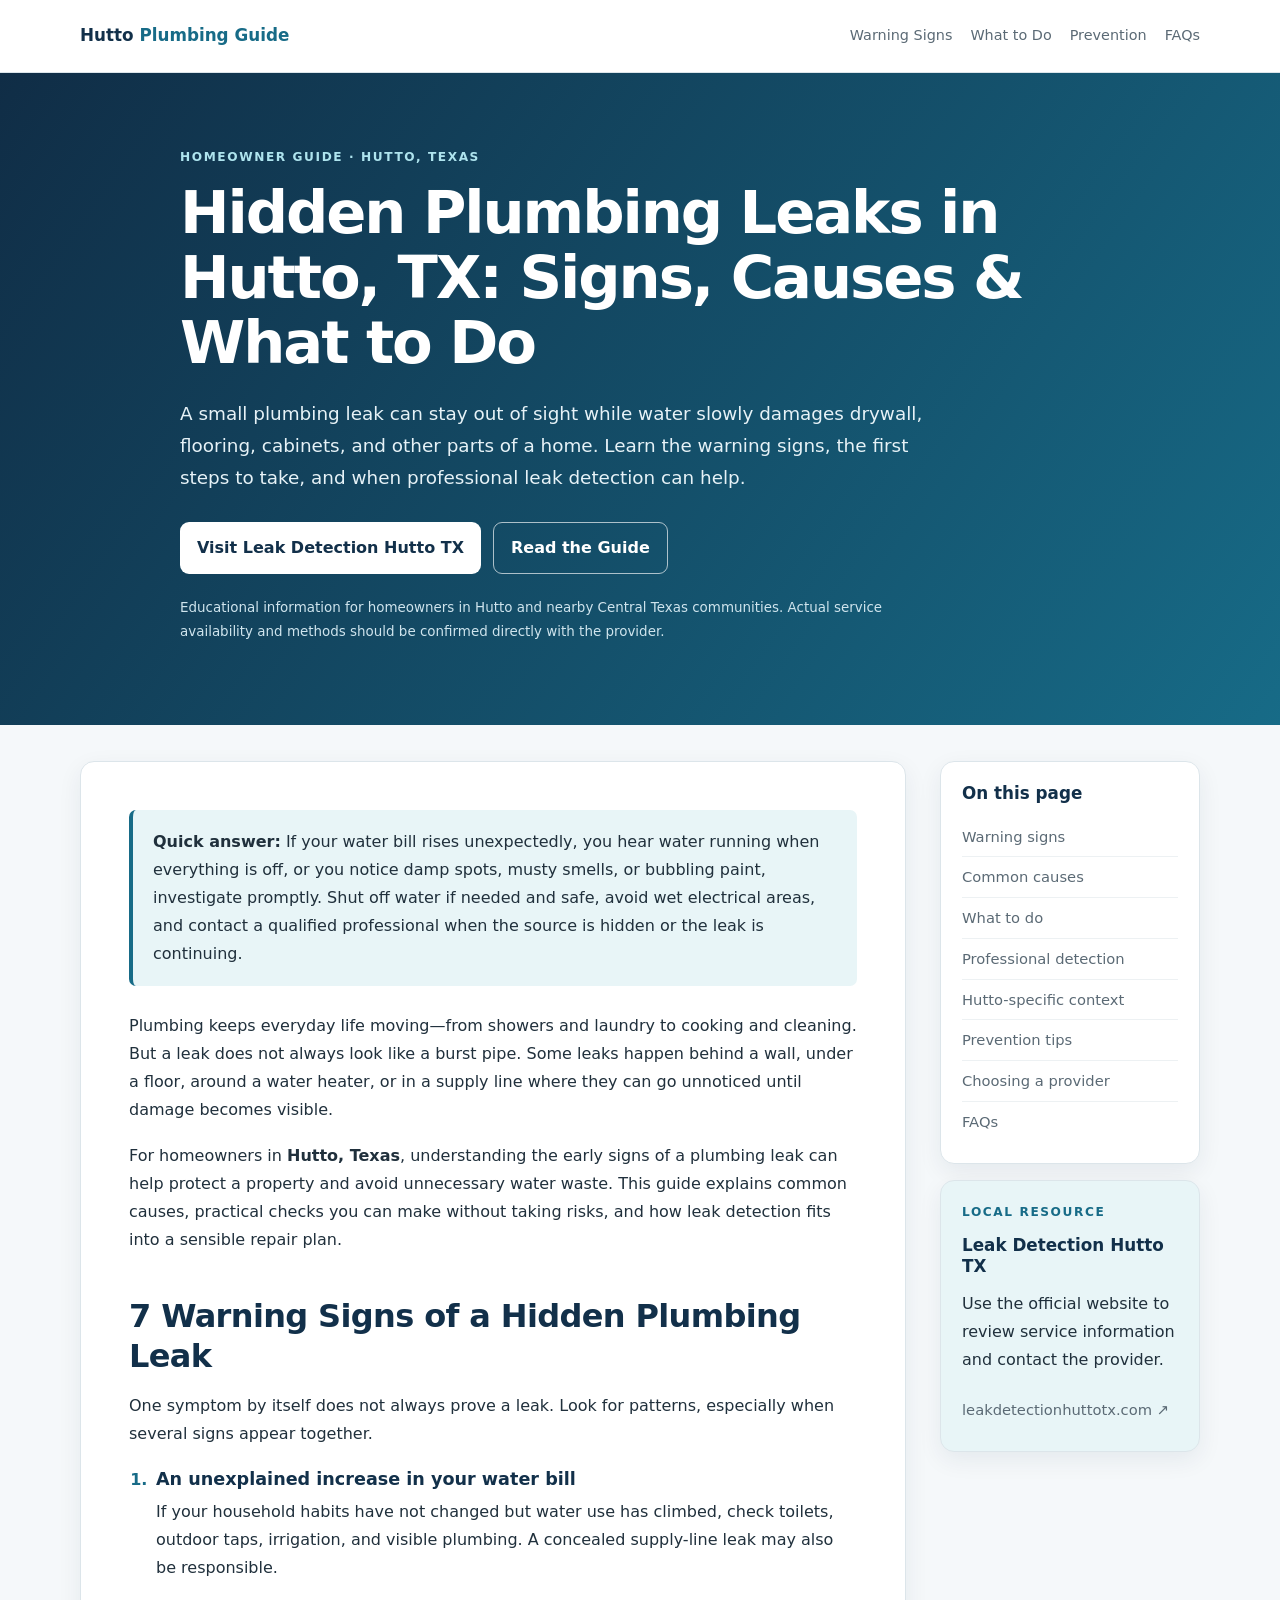
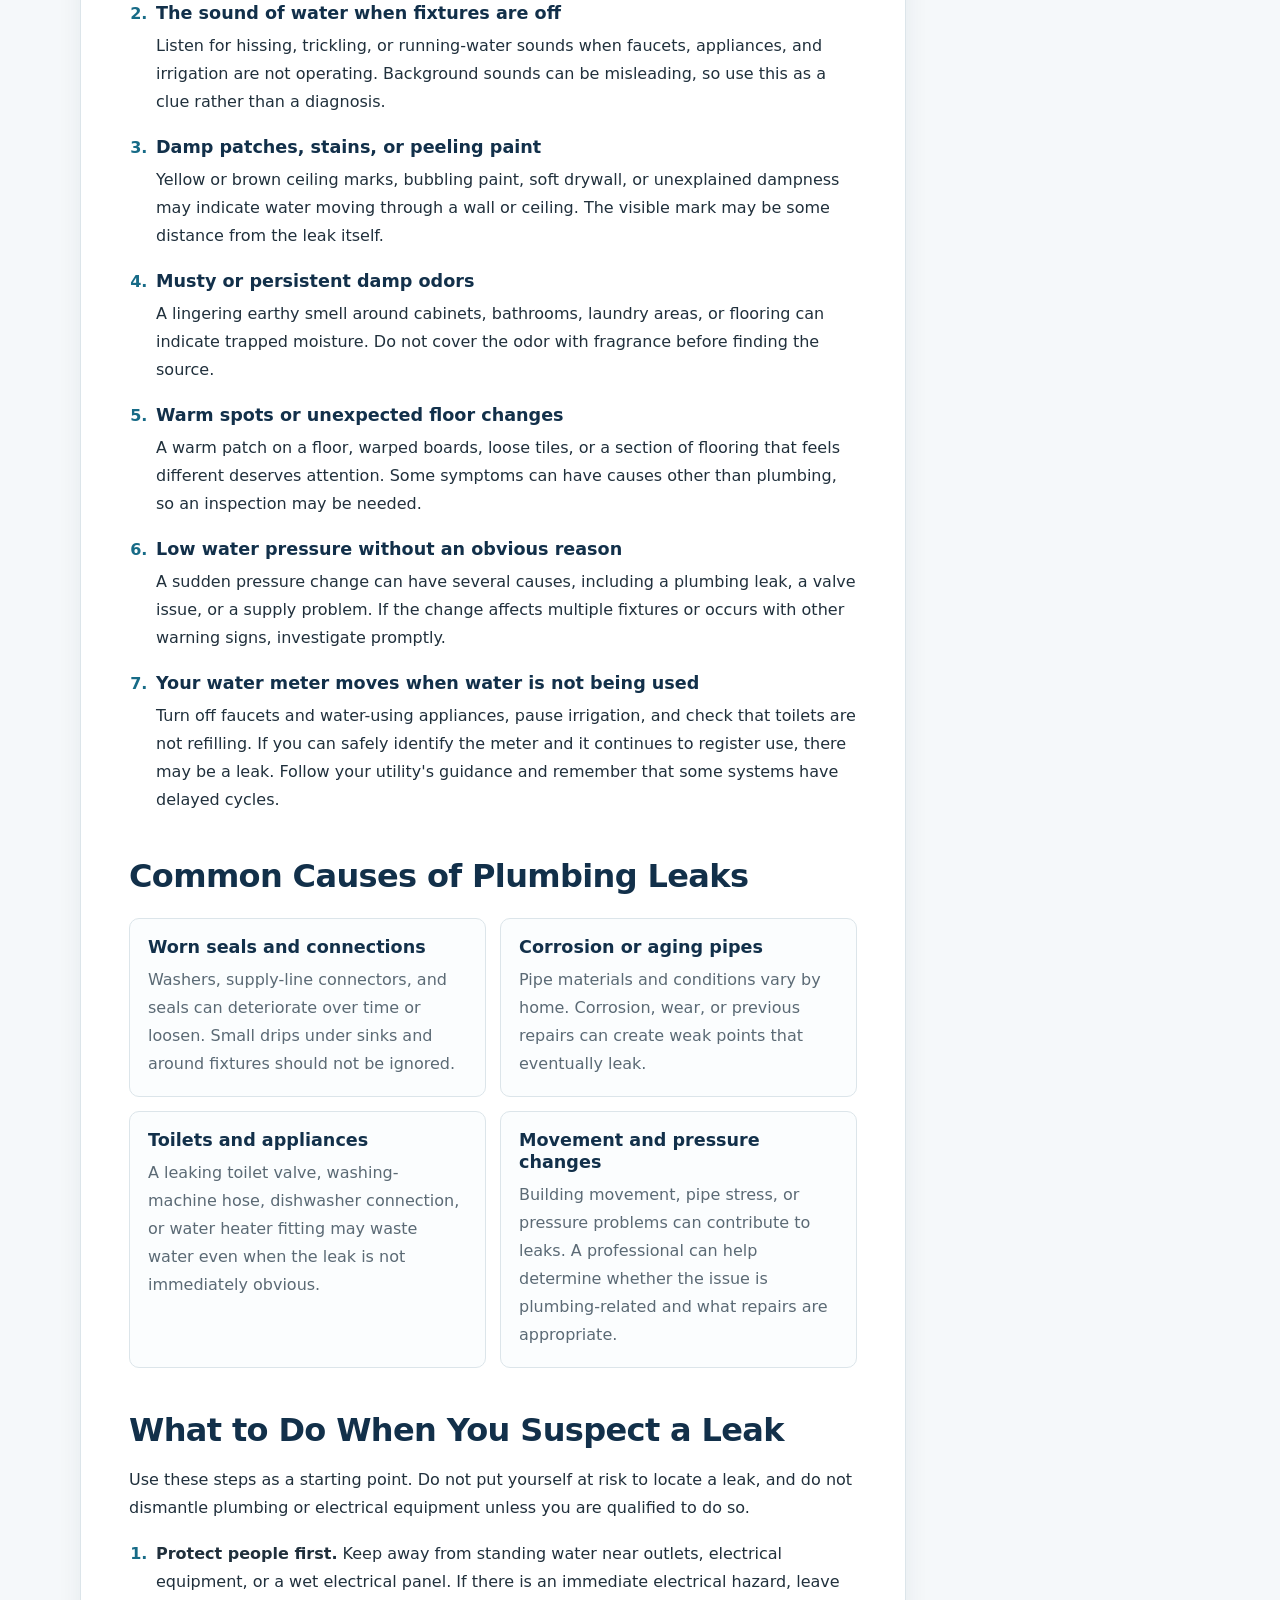
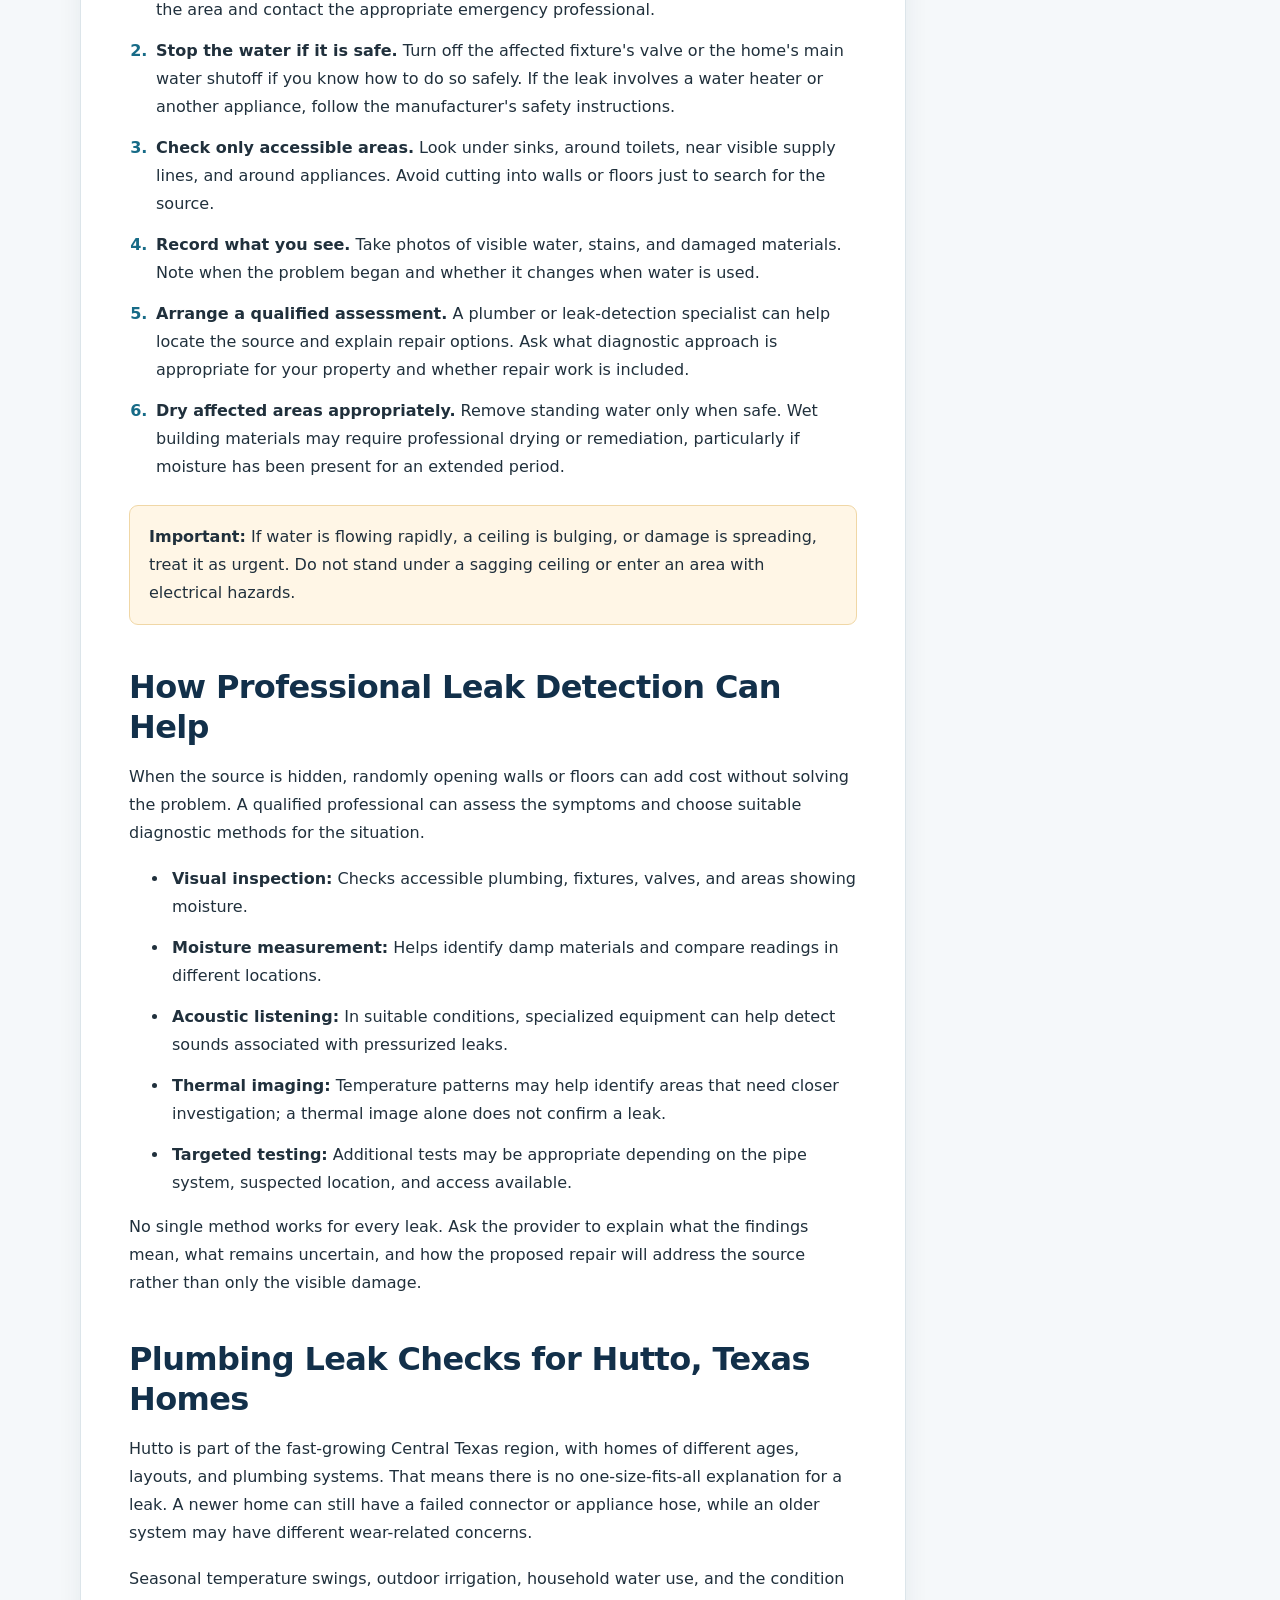
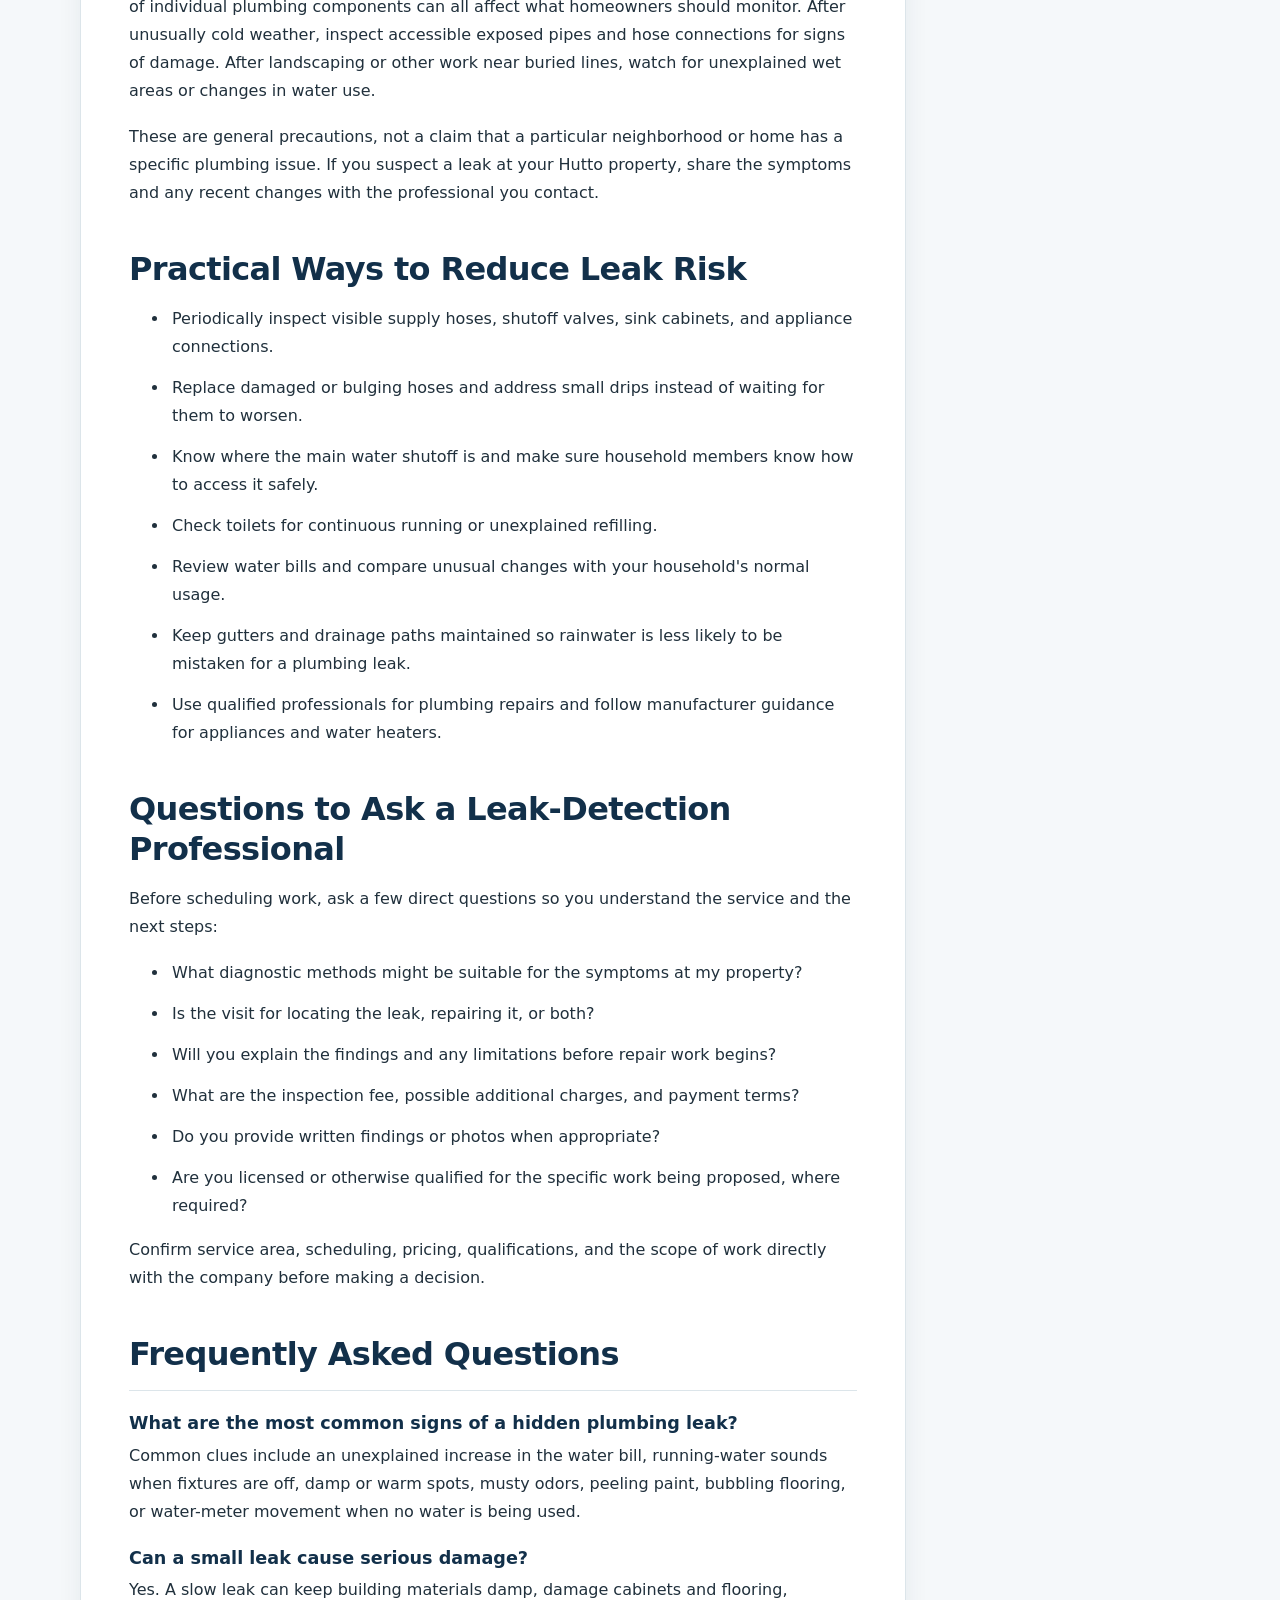
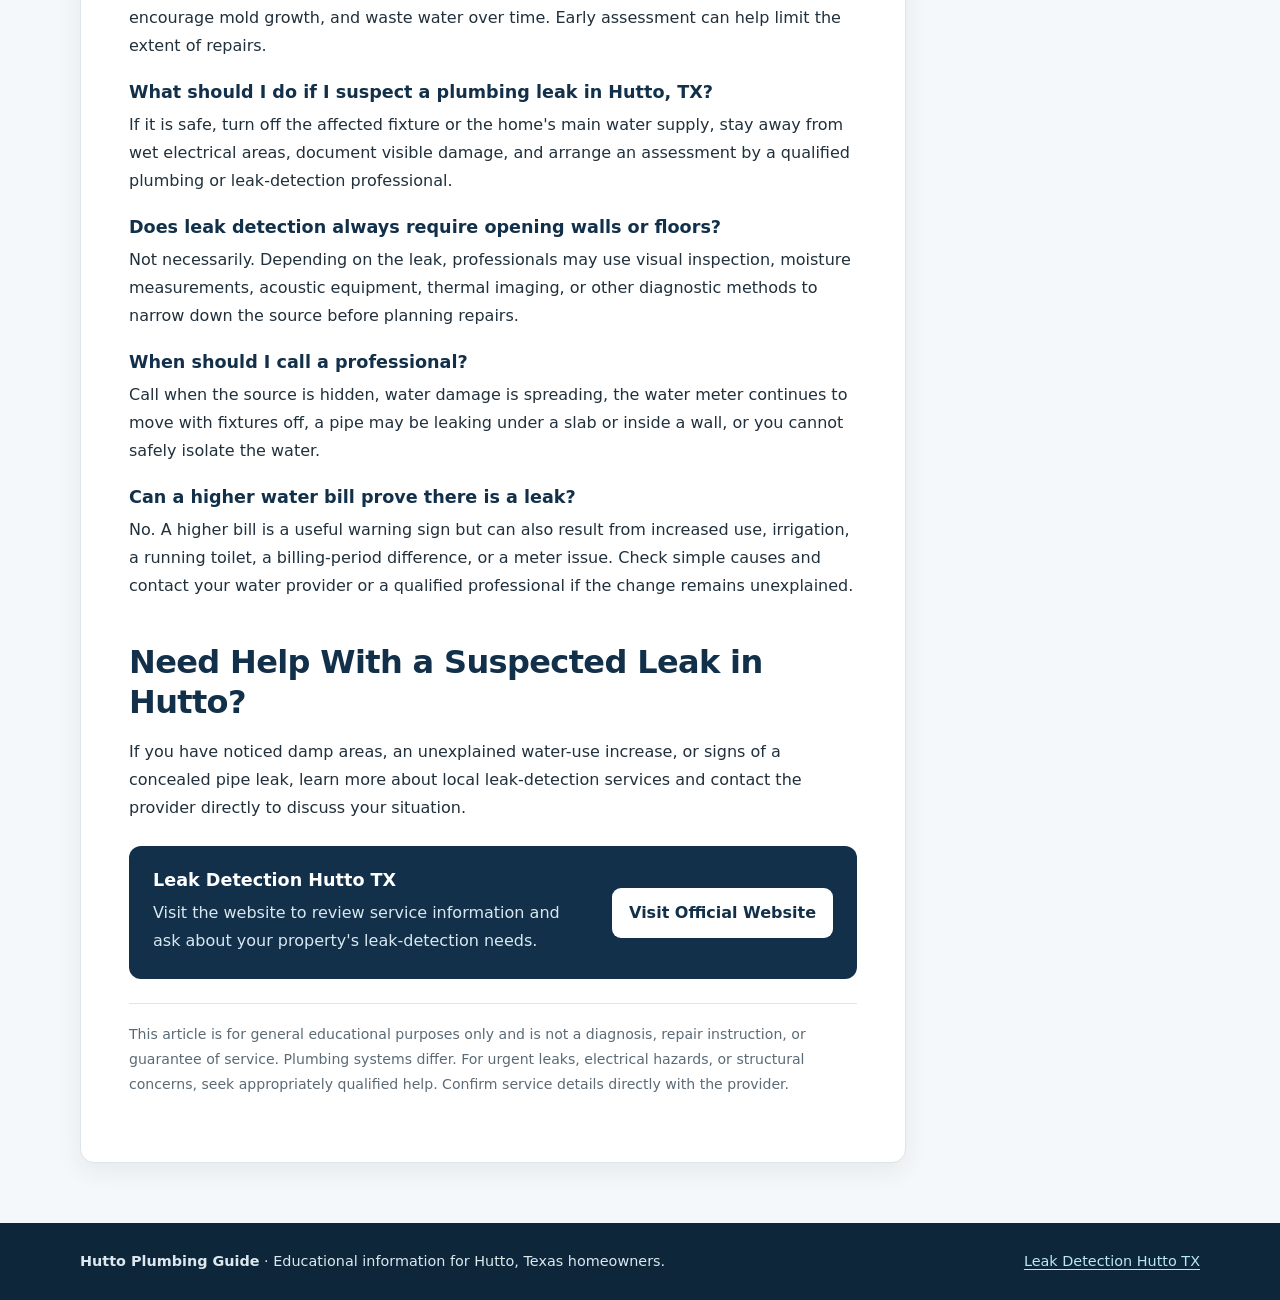
<file: index.html>
<!DOCTYPE html>
<html lang="en">
<head>
  <meta charset="UTF-8">
  <meta name="viewport" content="width=device-width, initial-scale=1">
  <title>Hidden Plumbing Leaks in Hutto, TX: Signs, Causes & What to Do</title>
  <meta name="description" content="Learn how to spot hidden plumbing leaks in Hutto, Texas, what causes them, how to respond, and when to contact a local leak detection professional.">
  <meta name="robots" content="index, follow">
  <link rel="canonical" href="https://YOUR-GITHUB-USERNAME.github.io/YOUR-REPOSITORY/">
  <meta property="og:type" content="article">
  <meta property="og:title" content="Hidden Plumbing Leaks in Hutto, TX: Signs, Causes & What to Do">
  <meta property="og:description" content="A practical homeowner's guide to identifying plumbing leaks, limiting water damage, and arranging leak detection in Hutto, TX.">
  <meta property="og:url" content="https://YOUR-GITHUB-USERNAME.github.io/YOUR-REPOSITORY/">
  <meta name="twitter:card" content="summary">
  <meta name="theme-color" content="#12304a">
  <link rel="stylesheet" href="styles.css">
  <script type="application/ld+json">
  {
    "@context": "https://schema.org",
    "@type": "Article",
    "headline": "Hidden Plumbing Leaks in Hutto, TX: Signs, Causes & What to Do",
    "description": "A homeowner guide to common signs of hidden plumbing leaks, safe first steps, prevention, and leak detection in Hutto, Texas.",
    "inLanguage": "en-US",
    "mainEntityOfPage": {
      "@type": "WebPage",
      "@id": "https://YOUR-GITHUB-USERNAME.github.io/YOUR-REPOSITORY/"
    },
    "about": [
      {"@type": "Thing", "name": "Plumbing leak detection"},
      {"@type": "Thing", "name": "Water leaks"},
      {"@type": "City", "name": "Hutto", "containedInPlace": {"@type": "State", "name": "Texas"}}
    ],
    "author": {"@type": "Organization", "name": "Leak Detection Hutto TX"},
    "publisher": {"@type": "Organization", "name": "Leak Detection Hutto TX"}
  }
  </script>
  <script type="application/ld+json">
  {
    "@context": "https://schema.org",
    "@type": "FAQPage",
    "mainEntity": [
      {
        "@type": "Question",
        "name": "What are the most common signs of a hidden plumbing leak?",
        "acceptedAnswer": {"@type": "Answer", "text": "Common warning signs include an unexplained increase in the water bill, the sound of running water when fixtures are off, damp or warm spots, musty odors, peeling paint, bubbling flooring, and water meter movement when no water is being used."}
      },
      {
        "@type": "Question",
        "name": "Can a small leak cause serious damage?",
        "acceptedAnswer": {"@type": "Answer", "text": "Yes. A slow leak can keep building materials damp, damage cabinets and flooring, encourage mold growth, and waste water over time. Finding and addressing the source early can reduce the extent of repairs."}
      },
      {
        "@type": "Question",
        "name": "What should I do if I suspect a plumbing leak in Hutto, TX?",
        "acceptedAnswer": {"@type": "Answer", "text": "If it is safe, turn off the affected fixture or the home's main water supply, keep away from wet electrical areas, document visible damage, and arrange an assessment by a qualified plumbing or leak-detection professional."}
      },
      {
        "@type": "Question",
        "name": "Does leak detection always require opening walls or floors?",
        "acceptedAnswer": {"@type": "Answer", "text": "Not necessarily. Depending on the location and type of leak, professionals may use visual inspection, moisture measurements, acoustic equipment, thermal imaging, or other diagnostic methods to narrow down the source before repairs are planned."}
      },
      {
        "@type": "Question",
        "name": "When should I call a professional instead of troubleshooting myself?",
        "acceptedAnswer": {"@type": "Answer", "text": "Contact a professional when the leak source is hidden, water damage is spreading, the water meter continues to move with all fixtures off, a pipe may be leaking inside a slab or wall, or you cannot safely isolate the water."}
      }
    ]
  }
  </script>
</head>
<body>
  <a class="skip-link" href="#main">Skip to content</a>
  <header class="site-header">
    <div class="container header-inner">
      <a class="brand" href="#top" aria-label="Leak Detection Hutto TX guide home">Hutto <span>Plumbing Guide</span></a>
      <nav aria-label="Main navigation">
        <a href="#warning-signs">Warning Signs</a>
        <a href="#what-to-do">What to Do</a>
        <a href="#prevention">Prevention</a>
        <a href="#faqs">FAQs</a>
      </nav>
    </div>
  </header>

  <main id="main">
    <section class="hero" id="top">
      <div class="container hero-content">
        <p class="eyebrow">HOMEOWNER GUIDE · HUTTO, TEXAS</p>
        <h1>Hidden Plumbing Leaks in Hutto, TX: Signs, Causes & What to Do</h1>
        <p class="hero-lead">A small plumbing leak can stay out of sight while water slowly damages drywall, flooring, cabinets, and other parts of a home. Learn the warning signs, the first steps to take, and when professional leak detection can help.</p>
        <div class="hero-actions">
          <a class="button button-primary" href="https://leakdetectionhuttotx.com/" target="_blank" rel="noopener noreferrer">Visit Leak Detection Hutto TX</a>
          <a class="button button-outline" href="#warning-signs">Read the Guide</a>
        </div>
        <p class="small-note">Educational information for homeowners in Hutto and nearby Central Texas communities. Actual service availability and methods should be confirmed directly with the provider.</p>
      </div>
    </section>

    <div class="container page-grid">
      <article class="article">
        <div class="intro callout">
          <strong>Quick answer:</strong> If your water bill rises unexpectedly, you hear water running when everything is off, or you notice damp spots, musty smells, or bubbling paint, investigate promptly. Shut off water if needed and safe, avoid wet electrical areas, and contact a qualified professional when the source is hidden or the leak is continuing.
        </div>

        <p>Plumbing keeps everyday life moving—from showers and laundry to cooking and cleaning. But a leak does not always look like a burst pipe. Some leaks happen behind a wall, under a floor, around a water heater, or in a supply line where they can go unnoticed until damage becomes visible.</p>

        <p>For homeowners in <strong>Hutto, Texas</strong>, understanding the early signs of a plumbing leak can help protect a property and avoid unnecessary water waste. This guide explains common causes, practical checks you can make without taking risks, and how leak detection fits into a sensible repair plan.</p>

        <h2 id="warning-signs">7 Warning Signs of a Hidden Plumbing Leak</h2>
        <p>One symptom by itself does not always prove a leak. Look for patterns, especially when several signs appear together.</p>
        <ol class="numbered-list">
          <li><h3>An unexplained increase in your water bill</h3><p>If your household habits have not changed but water use has climbed, check toilets, outdoor taps, irrigation, and visible plumbing. A concealed supply-line leak may also be responsible.</p></li>
          <li><h3>The sound of water when fixtures are off</h3><p>Listen for hissing, trickling, or running-water sounds when faucets, appliances, and irrigation are not operating. Background sounds can be misleading, so use this as a clue rather than a diagnosis.</p></li>
          <li><h3>Damp patches, stains, or peeling paint</h3><p>Yellow or brown ceiling marks, bubbling paint, soft drywall, or unexplained dampness may indicate water moving through a wall or ceiling. The visible mark may be some distance from the leak itself.</p></li>
          <li><h3>Musty or persistent damp odors</h3><p>A lingering earthy smell around cabinets, bathrooms, laundry areas, or flooring can indicate trapped moisture. Do not cover the odor with fragrance before finding the source.</p></li>
          <li><h3>Warm spots or unexpected floor changes</h3><p>A warm patch on a floor, warped boards, loose tiles, or a section of flooring that feels different deserves attention. Some symptoms can have causes other than plumbing, so an inspection may be needed.</p></li>
          <li><h3>Low water pressure without an obvious reason</h3><p>A sudden pressure change can have several causes, including a plumbing leak, a valve issue, or a supply problem. If the change affects multiple fixtures or occurs with other warning signs, investigate promptly.</p></li>
          <li><h3>Your water meter moves when water is not being used</h3><p>Turn off faucets and water-using appliances, pause irrigation, and check that toilets are not refilling. If you can safely identify the meter and it continues to register use, there may be a leak. Follow your utility's guidance and remember that some systems have delayed cycles.</p></li>
        </ol>

        <h2 id="common-causes">Common Causes of Plumbing Leaks</h2>
        <div class="info-grid">
          <section class="info-card"><h3>Worn seals and connections</h3><p>Washers, supply-line connectors, and seals can deteriorate over time or loosen. Small drips under sinks and around fixtures should not be ignored.</p></section>
          <section class="info-card"><h3>Corrosion or aging pipes</h3><p>Pipe materials and conditions vary by home. Corrosion, wear, or previous repairs can create weak points that eventually leak.</p></section>
          <section class="info-card"><h3>Toilets and appliances</h3><p>A leaking toilet valve, washing-machine hose, dishwasher connection, or water heater fitting may waste water even when the leak is not immediately obvious.</p></section>
          <section class="info-card"><h3>Movement and pressure changes</h3><p>Building movement, pipe stress, or pressure problems can contribute to leaks. A professional can help determine whether the issue is plumbing-related and what repairs are appropriate.</p></section>
        </div>

        <h2 id="what-to-do">What to Do When You Suspect a Leak</h2>
        <p>Use these steps as a starting point. Do not put yourself at risk to locate a leak, and do not dismantle plumbing or electrical equipment unless you are qualified to do so.</p>
        <ol class="steps-list">
          <li><strong>Protect people first.</strong> Keep away from standing water near outlets, electrical equipment, or a wet electrical panel. If there is an immediate electrical hazard, leave the area and contact the appropriate emergency professional.</li>
          <li><strong>Stop the water if it is safe.</strong> Turn off the affected fixture's valve or the home's main water shutoff if you know how to do so safely. If the leak involves a water heater or another appliance, follow the manufacturer's safety instructions.</li>
          <li><strong>Check only accessible areas.</strong> Look under sinks, around toilets, near visible supply lines, and around appliances. Avoid cutting into walls or floors just to search for the source.</li>
          <li><strong>Record what you see.</strong> Take photos of visible water, stains, and damaged materials. Note when the problem began and whether it changes when water is used.</li>
          <li><strong>Arrange a qualified assessment.</strong> A plumber or leak-detection specialist can help locate the source and explain repair options. Ask what diagnostic approach is appropriate for your property and whether repair work is included.</li>
          <li><strong>Dry affected areas appropriately.</strong> Remove standing water only when safe. Wet building materials may require professional drying or remediation, particularly if moisture has been present for an extended period.</li>
        </ol>

        <div class="notice">
          <strong>Important:</strong> If water is flowing rapidly, a ceiling is bulging, or damage is spreading, treat it as urgent. Do not stand under a sagging ceiling or enter an area with electrical hazards.
        </div>

        <h2 id="professional-detection">How Professional Leak Detection Can Help</h2>
        <p>When the source is hidden, randomly opening walls or floors can add cost without solving the problem. A qualified professional can assess the symptoms and choose suitable diagnostic methods for the situation.</p>
        <ul>
          <li><strong>Visual inspection:</strong> Checks accessible plumbing, fixtures, valves, and areas showing moisture.</li>
          <li><strong>Moisture measurement:</strong> Helps identify damp materials and compare readings in different locations.</li>
          <li><strong>Acoustic listening:</strong> In suitable conditions, specialized equipment can help detect sounds associated with pressurized leaks.</li>
          <li><strong>Thermal imaging:</strong> Temperature patterns may help identify areas that need closer investigation; a thermal image alone does not confirm a leak.</li>
          <li><strong>Targeted testing:</strong> Additional tests may be appropriate depending on the pipe system, suspected location, and access available.</li>
        </ul>
        <p>No single method works for every leak. Ask the provider to explain what the findings mean, what remains uncertain, and how the proposed repair will address the source rather than only the visible damage.</p>

        <h2 id="hutto-context">Plumbing Leak Checks for Hutto, Texas Homes</h2>
        <p>Hutto is part of the fast-growing Central Texas region, with homes of different ages, layouts, and plumbing systems. That means there is no one-size-fits-all explanation for a leak. A newer home can still have a failed connector or appliance hose, while an older system may have different wear-related concerns.</p>
        <p>Seasonal temperature swings, outdoor irrigation, household water use, and the condition of individual plumbing components can all affect what homeowners should monitor. After unusually cold weather, inspect accessible exposed pipes and hose connections for signs of damage. After landscaping or other work near buried lines, watch for unexplained wet areas or changes in water use.</p>
        <p>These are general precautions, not a claim that a particular neighborhood or home has a specific plumbing issue. If you suspect a leak at your Hutto property, share the symptoms and any recent changes with the professional you contact.</p>

        <h2 id="prevention">Practical Ways to Reduce Leak Risk</h2>
        <ul>
          <li>Periodically inspect visible supply hoses, shutoff valves, sink cabinets, and appliance connections.</li>
          <li>Replace damaged or bulging hoses and address small drips instead of waiting for them to worsen.</li>
          <li>Know where the main water shutoff is and make sure household members know how to access it safely.</li>
          <li>Check toilets for continuous running or unexplained refilling.</li>
          <li>Review water bills and compare unusual changes with your household's normal usage.</li>
          <li>Keep gutters and drainage paths maintained so rainwater is less likely to be mistaken for a plumbing leak.</li>
          <li>Use qualified professionals for plumbing repairs and follow manufacturer guidance for appliances and water heaters.</li>
        </ul>

        <h2 id="choosing-a-provider">Questions to Ask a Leak-Detection Professional</h2>
        <p>Before scheduling work, ask a few direct questions so you understand the service and the next steps:</p>
        <ul>
          <li>What diagnostic methods might be suitable for the symptoms at my property?</li>
          <li>Is the visit for locating the leak, repairing it, or both?</li>
          <li>Will you explain the findings and any limitations before repair work begins?</li>
          <li>What are the inspection fee, possible additional charges, and payment terms?</li>
          <li>Do you provide written findings or photos when appropriate?</li>
          <li>Are you licensed or otherwise qualified for the specific work being proposed, where required?</li>
        </ul>
        <p>Confirm service area, scheduling, pricing, qualifications, and the scope of work directly with the company before making a decision.</p>

        <h2 id="faqs">Frequently Asked Questions</h2>
        <section class="faq">
          <h3>What are the most common signs of a hidden plumbing leak?</h3>
          <p>Common clues include an unexplained increase in the water bill, running-water sounds when fixtures are off, damp or warm spots, musty odors, peeling paint, bubbling flooring, or water-meter movement when no water is being used.</p>
          <h3>Can a small leak cause serious damage?</h3>
          <p>Yes. A slow leak can keep building materials damp, damage cabinets and flooring, encourage mold growth, and waste water over time. Early assessment can help limit the extent of repairs.</p>
          <h3>What should I do if I suspect a plumbing leak in Hutto, TX?</h3>
          <p>If it is safe, turn off the affected fixture or the home's main water supply, stay away from wet electrical areas, document visible damage, and arrange an assessment by a qualified plumbing or leak-detection professional.</p>
          <h3>Does leak detection always require opening walls or floors?</h3>
          <p>Not necessarily. Depending on the leak, professionals may use visual inspection, moisture measurements, acoustic equipment, thermal imaging, or other diagnostic methods to narrow down the source before planning repairs.</p>
          <h3>When should I call a professional?</h3>
          <p>Call when the source is hidden, water damage is spreading, the water meter continues to move with fixtures off, a pipe may be leaking under a slab or inside a wall, or you cannot safely isolate the water.</p>
          <h3>Can a higher water bill prove there is a leak?</h3>
          <p>No. A higher bill is a useful warning sign but can also result from increased use, irrigation, a running toilet, a billing-period difference, or a meter issue. Check simple causes and contact your water provider or a qualified professional if the change remains unexplained.</p>
        </section>

        <h2 id="next-steps">Need Help With a Suspected Leak in Hutto?</h2>
        <p>If you have noticed damp areas, an unexplained water-use increase, or signs of a concealed pipe leak, learn more about local leak-detection services and contact the provider directly to discuss your situation.</p>
        <div class="cta-panel">
          <div>
            <h3>Leak Detection Hutto TX</h3>
            <p>Visit the website to review service information and ask about your property's leak-detection needs.</p>
          </div>
          <a class="button button-primary" href="https://leakdetectionhuttotx.com/" target="_blank" rel="noopener noreferrer">Visit Official Website</a>
        </div>

        <p class="disclaimer">This article is for general educational purposes only and is not a diagnosis, repair instruction, or guarantee of service. Plumbing systems differ. For urgent leaks, electrical hazards, or structural concerns, seek appropriately qualified help. Confirm service details directly with the provider.</p>
      </article>

      <aside class="sidebar" aria-label="On this page">
        <div class="sidebar-card">
          <h2>On this page</h2>
          <a href="#warning-signs">Warning signs</a>
          <a href="#common-causes">Common causes</a>
          <a href="#what-to-do">What to do</a>
          <a href="#professional-detection">Professional detection</a>
          <a href="#hutto-context">Hutto-specific context</a>
          <a href="#prevention">Prevention tips</a>
          <a href="#choosing-a-provider">Choosing a provider</a>
          <a href="#faqs">FAQs</a>
        </div>
        <div class="sidebar-card sidebar-highlight">
          <p class="eyebrow">LOCAL RESOURCE</p>
          <h2>Leak Detection Hutto TX</h2>
          <p>Use the official website to review service information and contact the provider.</p>
          <a href="https://leakdetectionhuttotx.com/" target="_blank" rel="noopener noreferrer">leakdetectionhuttotx.com ↗</a>
        </div>
      </aside>
    </div>
  </main>

  <footer class="site-footer">
    <div class="container footer-inner">
      <p><strong>Hutto Plumbing Guide</strong> · Educational information for Hutto, Texas homeowners.</p>
      <p><a href="https://leakdetectionhuttotx.com/" target="_blank" rel="noopener noreferrer">Leak Detection Hutto TX</a></p>
    </div>
  </footer>
</body>
</html>
</file>
<file: styles.css>
/* Simple, responsive styling for a GitHub Pages article */
:root {
  --navy: #12304a;
  --blue: #176b87;
  --aqua: #e8f5f7;
  --ink: #20303c;
  --muted: #5b6a75;
  --line: #dce5ea;
  --paper: #ffffff;
  --background: #f5f8fa;
  --radius: 14px;
  --shadow: 0 8px 24px rgba(18, 48, 74, .07);
}
* { box-sizing: border-box; }
html { scroll-behavior: smooth; scroll-padding-top: 90px; }
body {
  margin: 0;
  color: var(--ink);
  background: var(--background);
  font-family: system-ui, -apple-system, BlinkMacSystemFont, "Segoe UI", sans-serif;
  font-size: 16px;
  line-height: 1.75;
}
a { color: var(--blue); text-underline-offset: 3px; }
a:hover { color: var(--navy); }
.container { width: min(1120px, calc(100% - 36px)); margin-inline: auto; }
.skip-link { position: absolute; left: -9999px; top: 0; background: white; padding: 10px; z-index: 10; }
.skip-link:focus { left: 10px; }
.site-header { background: var(--paper); border-bottom: 1px solid var(--line); position: sticky; top: 0; z-index: 5; }
.header-inner { min-height: 72px; display: flex; justify-content: space-between; align-items: center; gap: 24px; }
.brand { color: var(--navy); font-weight: 800; font-size: 1.05rem; text-decoration: none; white-space: nowrap; }
.brand span { color: var(--blue); font-weight: 600; }
nav { display: flex; flex-wrap: wrap; gap: 18px; }
nav a { color: var(--muted); font-size: .9rem; text-decoration: none; }
nav a:hover { color: var(--blue); }
.hero { background: linear-gradient(125deg, #102d46, #176b87); color: white; padding: 74px 0 68px; }
.hero-content { max-width: 920px; }
.eyebrow { margin: 0 0 12px; font-size: .76rem; font-weight: 800; letter-spacing: .13em; text-transform: uppercase; }
.hero .eyebrow { color: #aee4ee; }
h1, h2, h3 { color: var(--navy); line-height: 1.25; }
.hero h1 { color: white; font-size: clamp(2.1rem, 5vw, 3.7rem); line-height: 1.1; max-width: 850px; margin: 0 0 22px; letter-spacing: -.035em; }
.hero-lead { max-width: 760px; font-size: 1.15rem; color: #e6f2f7; }
.hero-actions { display: flex; flex-wrap: wrap; gap: 12px; margin-top: 28px; }
.button { display: inline-flex; align-items: center; justify-content: center; border-radius: 9px; padding: 11px 17px; font-weight: 750; text-decoration: none; transition: transform .15s ease, background .15s ease; }
.button:hover { transform: translateY(-1px); }
.button-primary { background: #ffffff; color: var(--navy); }
.button-primary:hover { background: #e8f5f7; color: var(--navy); }
.button-outline { border: 1px solid rgba(255,255,255,.65); color: white; }
.button-outline:hover { background: rgba(255,255,255,.1); color: white; }
.small-note { margin-top: 22px; color: #cfe4ed; font-size: .84rem; max-width: 760px; }
.page-grid { display: grid; grid-template-columns: minmax(0, 1fr) 260px; align-items: start; gap: 34px; padding-top: 36px; padding-bottom: 60px; }
.article { min-width: 0; background: var(--paper); padding: clamp(22px, 4vw, 48px); border: 1px solid var(--line); border-radius: var(--radius); box-shadow: var(--shadow); }
.article p { margin: 0 0 18px; }
.article h2 { font-size: clamp(1.5rem, 3vw, 2rem); margin: 42px 0 16px; letter-spacing: -.02em; }
.article h3 { font-size: 1.1rem; margin: 0 0 7px; }
.article li { margin-bottom: 13px; padding-left: 3px; }
.intro { padding: 18px 20px; background: var(--aqua); border-left: 4px solid var(--blue); border-radius: 7px; margin-bottom: 26px; }
.numbered-list { padding-left: 24px; }
.numbered-list li::marker { color: var(--blue); font-weight: 800; }
.numbered-list h3 { margin-top: 0; }
.info-grid { display: grid; grid-template-columns: repeat(2, minmax(0, 1fr)); gap: 14px; margin: 22px 0; }
.info-card { border: 1px solid var(--line); border-radius: 10px; padding: 18px; background: #fbfdfe; }
.info-card p { margin-bottom: 0; color: var(--muted); }
.steps-list { padding-left: 24px; }
.steps-list li::marker { color: var(--blue); font-weight: 800; }
.notice { padding: 17px 19px; background: #fff6e6; border: 1px solid #f0d7a6; border-radius: 9px; margin: 24px 0; }
.faq { border-top: 1px solid var(--line); }
.faq h3 { margin: 22px 0 7px; }
.faq p { margin-bottom: 18px; }
.cta-panel { display: flex; align-items: center; justify-content: space-between; gap: 24px; padding: 24px; margin: 24px 0; background: var(--navy); color: white; border-radius: 12px; }
.cta-panel h3 { color: white; margin-bottom: 7px; }
.cta-panel p { margin-bottom: 0; color: #d9e8ef; }
.cta-panel .button { flex-shrink: 0; }
.disclaimer { color: var(--muted); font-size: .88rem; border-top: 1px solid var(--line); padding-top: 18px; }
.sidebar { position: sticky; top: 94px; display: grid; gap: 16px; }
.sidebar-card { background: white; border: 1px solid var(--line); border-radius: var(--radius); padding: 21px; box-shadow: var(--shadow); }
.sidebar-card h2 { font-size: 1.05rem; margin: 0 0 13px; }
.sidebar-card > a { display: block; padding: 7px 0; color: var(--muted); text-decoration: none; font-size: .92rem; border-bottom: 1px solid #edf1f3; }
.sidebar-card > a:last-child { border-bottom: 0; }
.sidebar-card > a:hover { color: var(--blue); }
.sidebar-highlight { background: var(--aqua); }
.sidebar-highlight .eyebrow { color: var(--blue); }
.sidebar-highlight p { margin-top: 0; }
.site-footer { background: #0d263a; color: #dce8ee; padding: 26px 0; font-size: .9rem; }
.footer-inner { display: flex; align-items: center; justify-content: space-between; gap: 18px; }
.footer-inner p { margin: 0; }
.site-footer a { color: #b8e8f0; }
@media (max-width: 850px) {
  .page-grid { grid-template-columns: 1fr; }
  .sidebar { position: static; grid-template-columns: repeat(2, minmax(0, 1fr)); }
  .header-inner { align-items: flex-start; flex-direction: column; padding: 15px 0; gap: 8px; }
  nav { gap: 10px 16px; }
}
@media (max-width: 560px) {
  .container { width: min(100% - 24px, 1120px); }
  .hero { padding: 52px 0 45px; }
  .hero-lead { font-size: 1rem; }
  .article { padding: 22px 18px; }
  .info-grid, .sidebar { grid-template-columns: 1fr; }
  .cta-panel, .footer-inner { align-items: flex-start; flex-direction: column; }
  .cta-panel .button { width: 100%; }
  nav a { font-size: .84rem; }
}
@media (prefers-reduced-motion: reduce) {
  html { scroll-behavior: auto; }
  *, *::before, *::after { transition: none !important; }
}
</file>
